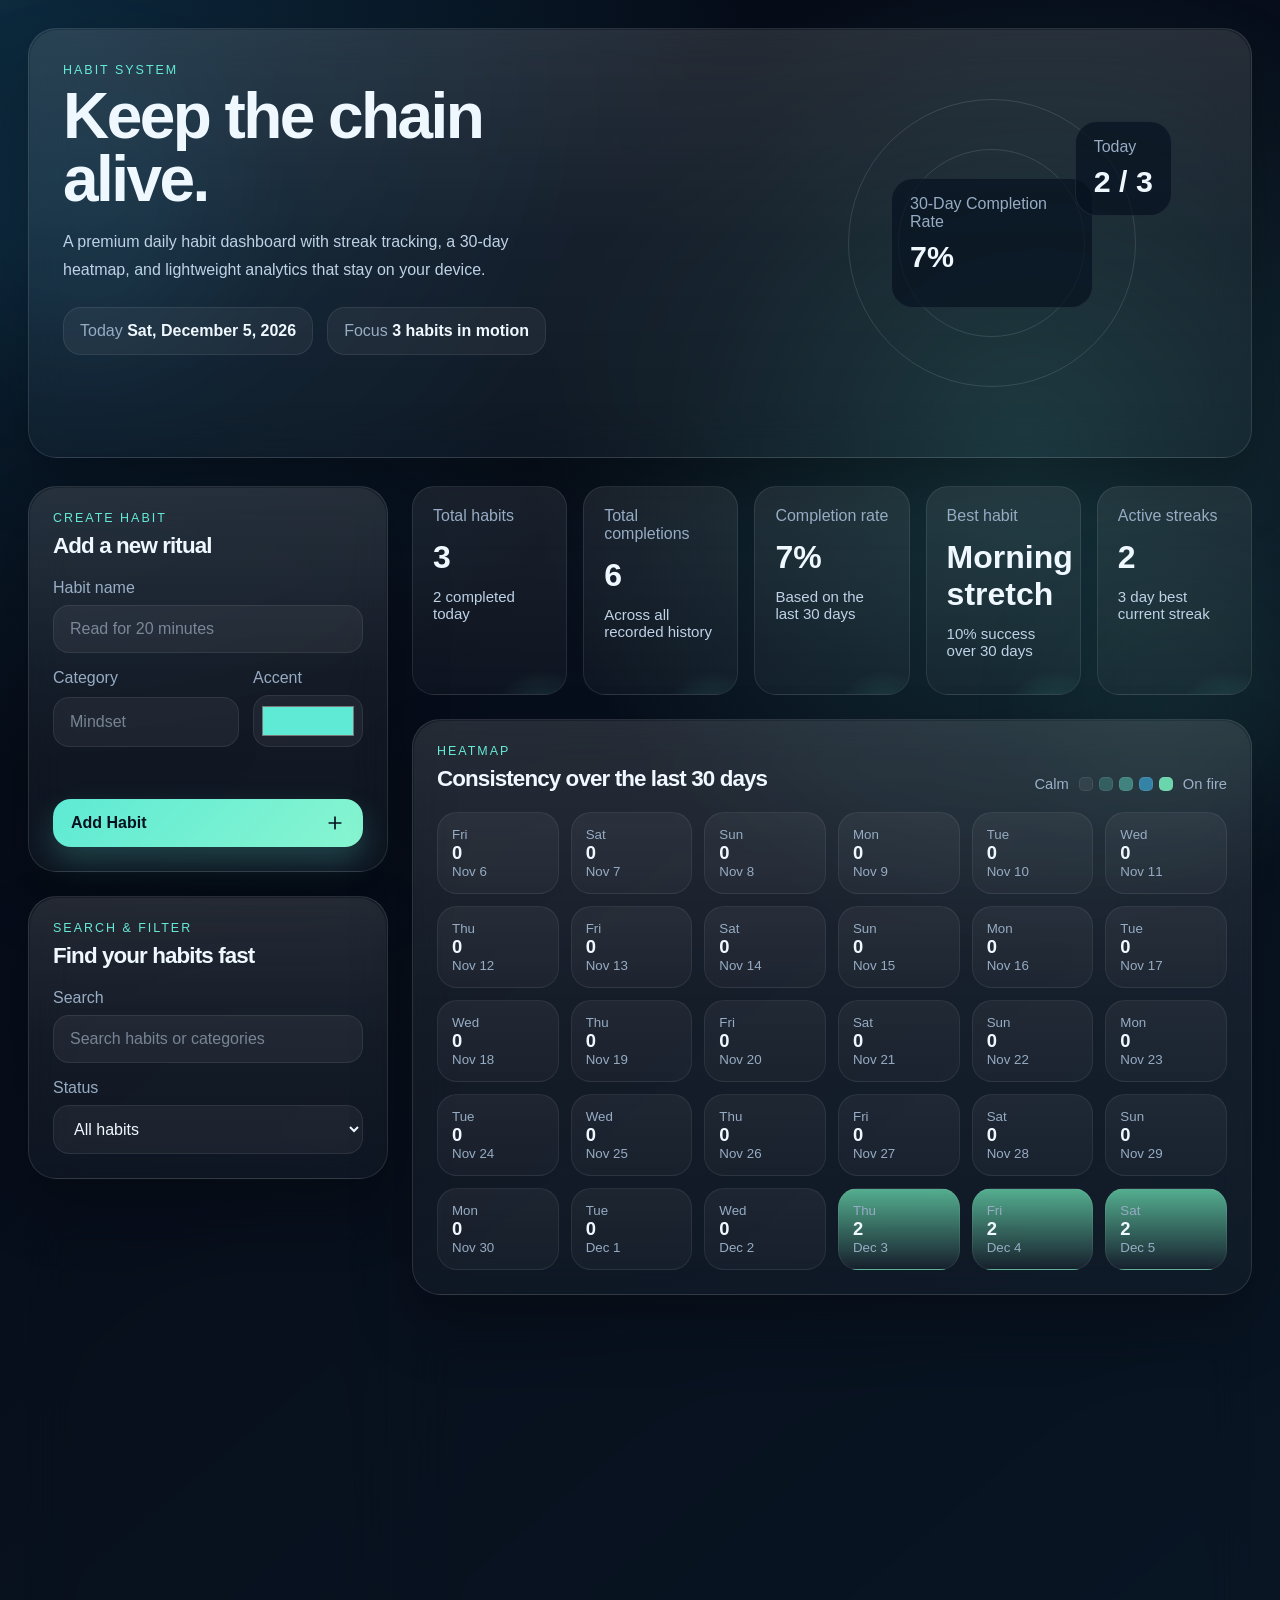
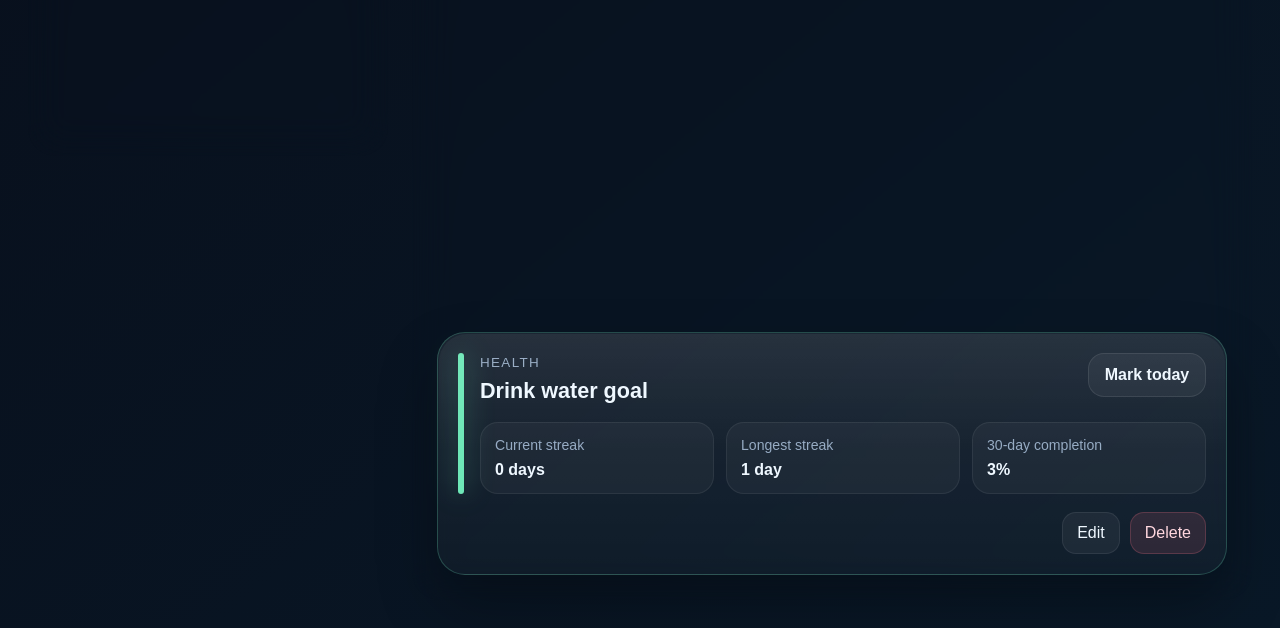
<file: Habit_tacker/index.html>
<!DOCTYPE html>
<html lang="en">
  <head>
    <meta charset="UTF-8" />
    <meta name="viewport" content="width=device-width, initial-scale=1.0" />
    <title>Pulse Habit Tracker</title>
    <link rel="stylesheet" href="style.css" />
  </head>
  <body>
    <div class="app-shell">
      <div class="ambient ambient-one"></div>
      <div class="ambient ambient-two"></div>

      <header class="hero glass-card">
        <div class="hero-copy">
          <p class="eyebrow">Habit System</p>
          <h1>Keep the chain alive.</h1>
          <p class="hero-text">
            A premium daily habit dashboard with streak tracking, a 30-day
            heatmap, and lightweight analytics that stay on your device.
          </p>
          <div class="hero-meta">
            <div class="meta-chip">
              <span class="meta-label">Today</span>
              <strong id="todayDate">--</strong>
            </div>
            <div class="meta-chip">
              <span class="meta-label">Focus</span>
              <strong id="headerSummary">0 habits in motion</strong>
            </div>
          </div>
        </div>

        <div class="hero-panel">
          <div class="hero-orbit">
            <div class="orbit-ring orbit-ring-lg"></div>
            <div class="orbit-ring orbit-ring-sm"></div>
            <div class="hero-stat hero-stat-main">
              <span>30-Day Completion Rate</span>
              <strong id="heroCompletionRate">0%</strong>
            </div>
            <div class="hero-stat hero-stat-side">
              <span>Today</span>
              <strong id="heroTodayCount">0 / 0</strong>
            </div>
          </div>
        </div>
      </header>

      <main class="dashboard-grid">
        <aside class="sidebar-stack">
          <section class="glass-card panel add-habit-panel">
            <div class="panel-heading">
              <div>
                <p class="section-kicker">Create Habit</p>
                <h2>Add a new ritual</h2>
              </div>
            </div>

            <form id="habitForm" class="habit-form" novalidate>
              <label class="field">
                <span>Habit name</span>
                <input
                  id="habitName"
                  type="text"
                  name="habitName"
                  maxlength="50"
                  placeholder="Read for 20 minutes"
                  autocomplete="off"
                  required
                />
              </label>

              <div class="field-row">
                <label class="field">
                  <span>Category</span>
                  <input
                    id="habitCategory"
                    type="text"
                    name="habitCategory"
                    maxlength="24"
                    placeholder="Mindset"
                    autocomplete="off"
                  />
                </label>

                <label class="field color-field">
                  <span>Accent</span>
                  <input id="habitColor" type="color" name="habitColor" value="#5eead4" />
                </label>
              </div>

              <p id="formMessage" class="form-message" aria-live="polite"></p>

              <button type="submit" class="primary-btn">
                <span>Add Habit</span>
                <svg viewBox="0 0 24 24" aria-hidden="true">
                  <path
                    d="M12 5v14M5 12h14"
                    fill="none"
                    stroke="currentColor"
                    stroke-linecap="round"
                    stroke-linejoin="round"
                    stroke-width="2"
                  ></path>
                </svg>
              </button>
            </form>
          </section>

          <section class="glass-card panel filters-panel">
            <div class="panel-heading">
              <div>
                <p class="section-kicker">Search & Filter</p>
                <h2>Find your habits fast</h2>
              </div>
            </div>

            <div class="filter-controls">
              <label class="field">
                <span>Search</span>
                <input
                  id="searchInput"
                  type="search"
                  placeholder="Search habits or categories"
                  autocomplete="off"
                />
              </label>

              <label class="field">
                <span>Status</span>
                <select id="statusFilter">
                  <option value="all">All habits</option>
                  <option value="completed">Completed today</option>
                  <option value="pending">Pending today</option>
                </select>
              </label>
            </div>
          </section>

          <section class="glass-card panel summary-panel">
            <div class="panel-heading">
              <div>
                <p class="section-kicker">Momentum</p>
                <h2>30-day snapshot</h2>
              </div>
            </div>

            <div id="summaryStats" class="summary-stats"></div>
          </section>
        </aside>

        <section class="content-stack">
          <section class="analytics-grid" id="analyticsGrid"></section>

          <section class="glass-card panel heatmap-panel">
            <div class="panel-heading heatmap-heading">
              <div>
                <p class="section-kicker">Heatmap</p>
                <h2>Consistency over the last 30 days</h2>
              </div>
              <div class="heatmap-legend" aria-label="Heat intensity legend">
                <span>Calm</span>
                <div class="legend-scale">
                  <i class="legend-dot level-0"></i>
                  <i class="legend-dot level-1"></i>
                  <i class="legend-dot level-2"></i>
                  <i class="legend-dot level-3"></i>
                  <i class="legend-dot level-4"></i>
                </div>
                <span>On fire</span>
              </div>
            </div>

            <div class="heatmap-wrapper">
              <div id="heatmapGrid" class="heatmap-grid" role="grid"></div>
              <div id="heatmapTooltip" class="heatmap-tooltip" hidden></div>
            </div>
          </section>

          <section class="glass-card panel habits-panel">
            <div class="panel-heading">
              <div>
                <p class="section-kicker">Habit Board</p>
                <h2>Track your daily rituals</h2>
              </div>
              <p class="panel-note">Tap the status pill to mark today's completion.</p>
            </div>

            <div id="habitList" class="habit-list"></div>
          </section>
        </section>
      </main>
    </div>

    <template id="habitCardTemplate">
      <article class="habit-card glass-subcard">
        <div class="habit-main">
          <div class="habit-accent"></div>
          <div class="habit-copy">
            <div class="habit-copy-top">
              <div>
                <span class="habit-category"></span>
                <h3 class="habit-title"></h3>
              </div>
              <button class="habit-toggle" type="button"></button>
            </div>
            <div class="habit-meta">
              <div class="meta-pill">
                <span>Current streak</span>
                <strong class="current-streak">0 days</strong>
              </div>
              <div class="meta-pill">
                <span>Longest streak</span>
                <strong class="longest-streak">0 days</strong>
              </div>
              <div class="meta-pill">
                <span>30-day completion</span>
                <strong class="habit-rate">0%</strong>
              </div>
            </div>
          </div>
        </div>

        <div class="habit-actions">
          <button class="secondary-btn edit-btn" type="button">Edit</button>
          <button class="secondary-btn danger-btn delete-btn" type="button">Delete</button>
        </div>
      </article>
    </template>

    <script src="script.js"></script>
  </body>
</html>
</file>
<file: Habit_tacker/style.css>
:root {
  --bg: #07111f;
  --bg-elevated: rgba(11, 22, 39, 0.72);
  --bg-soft: rgba(255, 255, 255, 0.05);
  --border: rgba(255, 255, 255, 0.11);
  --text: #eff8ff;
  --text-muted: #97acc4;
  --text-soft: #bfd2e6;
  --shadow: 0 30px 60px rgba(0, 0, 0, 0.28);
  --teal: #5eead4;
  --mint: #6ee7b7;
  --cyan: #38bdf8;
  --gold: #fbbf24;
  --danger: #fb7185;
  --heat-0: rgba(255, 255, 255, 0.06);
  --heat-1: rgba(94, 234, 212, 0.22);
  --heat-2: rgba(94, 234, 212, 0.42);
  --heat-3: rgba(56, 189, 248, 0.56);
  --heat-4: rgba(110, 231, 183, 0.9);
}

* {
  box-sizing: border-box;
}

html {
  scroll-behavior: smooth;
}

body {
  margin: 0;
  min-height: 100vh;
  font-family: "Segoe UI", "Trebuchet MS", sans-serif;
  color: var(--text);
  background:
    radial-gradient(circle at top left, rgba(56, 189, 248, 0.18), transparent 30%),
    radial-gradient(circle at 80% 20%, rgba(94, 234, 212, 0.16), transparent 24%),
    linear-gradient(140deg, #040914 0%, #08101d 46%, #091827 100%);
  overflow-x: hidden;
}

button,
input,
select {
  font: inherit;
}

button {
  cursor: pointer;
  border: 0;
}

.app-shell {
  position: relative;
  max-width: 1440px;
  margin: 0 auto;
  padding: 28px;
}

.ambient {
  position: fixed;
  border-radius: 999px;
  filter: blur(70px);
  pointer-events: none;
  opacity: 0.34;
}

.ambient-one {
  top: 100px;
  left: -40px;
  width: 260px;
  height: 260px;
  background: rgba(56, 189, 248, 0.23);
}

.ambient-two {
  right: -10px;
  bottom: 80px;
  width: 220px;
  height: 220px;
  background: rgba(110, 231, 183, 0.18);
}

.glass-card,
.glass-subcard {
  position: relative;
  backdrop-filter: blur(20px);
  -webkit-backdrop-filter: blur(20px);
  border: 1px solid var(--border);
  background: linear-gradient(180deg, rgba(255, 255, 255, 0.08), rgba(255, 255, 255, 0.03));
  box-shadow: var(--shadow);
}

.glass-card::before,
.glass-subcard::before {
  content: "";
  position: absolute;
  inset: 1px;
  border-radius: inherit;
  background: linear-gradient(180deg, rgba(255, 255, 255, 0.05), transparent 50%);
  pointer-events: none;
}

.hero,
.panel,
.habit-card {
  border-radius: 28px;
}

.hero {
  display: grid;
  grid-template-columns: 1.2fr 0.8fr;
  gap: 28px;
  padding: 34px;
  margin-bottom: 28px;
  animation: fadeUp 0.8s ease both;
}

.eyebrow,
.section-kicker {
  margin: 0 0 8px;
  color: var(--teal);
  font-size: 0.78rem;
  letter-spacing: 0.16em;
  text-transform: uppercase;
}

.hero h1,
.panel h2 {
  margin: 0;
  font-family: "Trebuchet MS", "Segoe UI", sans-serif;
  letter-spacing: -0.04em;
}

.hero h1 {
  font-size: clamp(2.4rem, 5vw, 4.4rem);
  line-height: 0.98;
  max-width: 12ch;
}

.hero-text {
  max-width: 54ch;
  margin: 18px 0 24px;
  color: var(--text-soft);
  line-height: 1.7;
}

.hero-meta {
  display: flex;
  gap: 14px;
  flex-wrap: wrap;
}

.meta-chip {
  min-width: 180px;
  padding: 14px 16px;
  border-radius: 18px;
  background: rgba(255, 255, 255, 0.05);
  border: 1px solid rgba(255, 255, 255, 0.08);
}

.meta-chip strong,
.hero-stat strong,
.metric-value,
.summary-value,
.habit-title {
  color: var(--text);
}

.meta-label,
.hero-stat span,
.metric-label,
.summary-label,
.habit-category,
.panel-note,
.empty-state p,
.field span,
.form-message {
  color: var(--text-muted);
}

.hero-panel {
  display: flex;
  align-items: center;
  justify-content: center;
}

.hero-orbit {
  position: relative;
  width: min(360px, 100%);
  aspect-ratio: 1;
  display: grid;
  place-items: center;
}

.orbit-ring {
  position: absolute;
  border-radius: 50%;
  border: 1px solid rgba(255, 255, 255, 0.12);
}

.orbit-ring-lg {
  inset: 10%;
}

.orbit-ring-sm {
  inset: 24%;
}

.hero-stat {
  position: absolute;
  padding: 16px 18px;
  border-radius: 22px;
  background: rgba(8, 18, 33, 0.72);
  border: 1px solid rgba(255, 255, 255, 0.08);
  text-align: left;
}

.hero-stat strong {
  display: block;
  margin-top: 8px;
  font-size: 1.9rem;
  font-family: "Trebuchet MS", "Segoe UI", sans-serif;
}

.hero-stat-main {
  inset: 32% 22%;
}

.hero-stat-side {
  top: 16%;
  right: 0;
}

.dashboard-grid {
  display: grid;
  grid-template-columns: 360px 1fr;
  gap: 24px;
}

.sidebar-stack,
.content-stack {
  display: grid;
  gap: 24px;
  align-content: start;
}

.panel {
  padding: 24px;
  animation: fadeUp 0.9s ease both;
}

.panel-heading {
  display: flex;
  align-items: start;
  justify-content: space-between;
  gap: 16px;
  margin-bottom: 20px;
}

.panel-heading h2 {
  font-size: 1.4rem;
}

.habit-form,
.filter-controls {
  display: grid;
  gap: 16px;
}

.field-row {
  display: grid;
  gap: 14px;
  grid-template-columns: 1fr 110px;
}

.field {
  display: grid;
  gap: 8px;
}

.field input,
.field select {
  width: 100%;
  padding: 14px 16px;
  border-radius: 16px;
  border: 1px solid rgba(255, 255, 255, 0.08);
  background: rgba(255, 255, 255, 0.05);
  color: var(--text);
  transition: border-color 180ms ease, transform 180ms ease, background 180ms ease;
}

.field input::placeholder {
  color: rgba(191, 210, 230, 0.55);
}

.field input:focus,
.field select:focus {
  outline: none;
  border-color: rgba(94, 234, 212, 0.6);
  background: rgba(255, 255, 255, 0.08);
  transform: translateY(-1px);
}

.color-field input {
  min-height: 52px;
  padding: 6px;
}

.form-message {
  min-height: 20px;
  margin: 0;
  font-size: 0.92rem;
}

.primary-btn,
.secondary-btn,
.habit-toggle {
  transition: transform 180ms ease, box-shadow 180ms ease, background 180ms ease, border-color 180ms ease;
}

.primary-btn {
  display: inline-flex;
  align-items: center;
  justify-content: space-between;
  gap: 12px;
  padding: 14px 18px;
  border-radius: 18px;
  color: #04111f;
  background: linear-gradient(135deg, var(--teal), #88f5d0);
  box-shadow: 0 14px 30px rgba(94, 234, 212, 0.22);
  font-weight: 800;
}

.primary-btn svg {
  width: 20px;
  height: 20px;
}

.primary-btn:hover,
.secondary-btn:hover,
.habit-toggle:hover {
  transform: translateY(-2px);
}

.secondary-btn {
  padding: 11px 14px;
  border-radius: 14px;
  color: var(--text);
  background: rgba(255, 255, 255, 0.05);
  border: 1px solid rgba(255, 255, 255, 0.08);
}

.danger-btn {
  color: #ffd7df;
  background: rgba(251, 113, 133, 0.12);
  border-color: rgba(251, 113, 133, 0.22);
}

.summary-stats,
.analytics-grid {
  display: grid;
  gap: 16px;
}

.summary-stats {
  grid-template-columns: repeat(2, minmax(0, 1fr));
}

.analytics-grid {
  grid-template-columns: repeat(5, minmax(0, 1fr));
}

.metric-card,
.summary-card {
  position: relative;
  overflow: hidden;
  padding: 20px;
  border-radius: 22px;
  background: linear-gradient(180deg, rgba(255, 255, 255, 0.08), rgba(255, 255, 255, 0.03));
  border: 1px solid rgba(255, 255, 255, 0.09);
}

.metric-card::after,
.summary-card::after {
  content: "";
  position: absolute;
  inset: auto -20% -40% auto;
  width: 110px;
  height: 110px;
  border-radius: 999px;
  background: radial-gradient(circle, rgba(94, 234, 212, 0.18), transparent 66%);
}

.metric-value {
  display: block;
  margin-top: 14px;
  font-size: 2rem;
  font-family: "Trebuchet MS", "Segoe UI", sans-serif;
}

.metric-trend {
  margin-top: 12px;
  font-size: 0.94rem;
  color: var(--text-soft);
}

.summary-card {
  min-height: 130px;
}

.summary-value {
  display: block;
  margin-top: 10px;
  font-size: 1.45rem;
  font-family: "Trebuchet MS", "Segoe UI", sans-serif;
}

.mini-bar-group {
  display: flex;
  align-items: end;
  gap: 6px;
  height: 56px;
  margin-top: 18px;
}

.mini-bar {
  flex: 1;
  border-radius: 999px 999px 8px 8px;
  background: linear-gradient(180deg, rgba(94, 234, 212, 0.95), rgba(56, 189, 248, 0.35));
  min-height: 10px;
}

.heatmap-panel {
  overflow: hidden;
}

.heatmap-heading {
  align-items: end;
}

.heatmap-legend {
  display: flex;
  align-items: center;
  gap: 10px;
  color: var(--text-muted);
  font-size: 0.92rem;
}

.legend-scale {
  display: inline-flex;
  gap: 6px;
}

.legend-dot {
  width: 14px;
  height: 14px;
  border-radius: 5px;
  border: 1px solid rgba(255, 255, 255, 0.08);
}

.level-0 {
  background: var(--heat-0);
}

.level-1 {
  background: var(--heat-1);
}

.level-2 {
  background: var(--heat-2);
}

.level-3 {
  background: var(--heat-3);
}

.level-4 {
  background: var(--heat-4);
}

.heatmap-wrapper {
  position: relative;
}

.heatmap-grid {
  display: grid;
  grid-template-columns: repeat(6, minmax(0, 1fr));
  gap: 12px;
}

.heatmap-cell {
  position: relative;
  min-height: 82px;
  padding: 14px;
  border-radius: 20px;
  border: 1px solid rgba(255, 255, 255, 0.07);
  background: rgba(255, 255, 255, 0.03);
  color: var(--text-soft);
  display: flex;
  flex-direction: column;
  justify-content: space-between;
  transform-origin: center;
  transition: transform 180ms ease, border-color 180ms ease, box-shadow 180ms ease;
}

.heatmap-cell:hover {
  transform: translateY(-3px) scale(1.01);
  border-color: rgba(94, 234, 212, 0.28);
  box-shadow: 0 20px 35px rgba(2, 8, 23, 0.25);
}

.heatmap-cell strong {
  font-size: 1.15rem;
  color: var(--text);
}

.heatmap-cell small {
  color: var(--text-muted);
}

.heatmap-tooltip {
  position: absolute;
  z-index: 5;
  padding: 12px 14px;
  border-radius: 14px;
  background: rgba(4, 10, 18, 0.95);
  border: 1px solid rgba(255, 255, 255, 0.08);
  box-shadow: 0 18px 40px rgba(0, 0, 0, 0.3);
  color: var(--text);
  font-size: 0.9rem;
  pointer-events: none;
  width: max-content;
  max-width: 220px;
}

.habit-list {
  display: grid;
  gap: 16px;
}

.habit-card {
  padding: 20px;
  display: grid;
  gap: 18px;
  animation: fadeUp 0.5s ease both;
}

.habit-main {
  display: flex;
  gap: 16px;
}

.habit-accent {
  width: 6px;
  border-radius: 999px;
  background: var(--teal);
  box-shadow: 0 0 28px rgba(94, 234, 212, 0.4);
}

.habit-copy {
  flex: 1;
  min-width: 0;
}

.habit-copy-top {
  display: flex;
  gap: 16px;
  justify-content: space-between;
  align-items: start;
}

.habit-category {
  display: inline-block;
  margin-bottom: 8px;
  font-size: 0.84rem;
  letter-spacing: 0.1em;
  text-transform: uppercase;
}

.habit-title {
  margin: 0;
  font-size: 1.35rem;
  word-break: break-word;
}

.habit-toggle {
  flex-shrink: 0;
  min-width: 118px;
  padding: 12px 14px;
  border-radius: 16px;
  font-weight: 700;
  color: var(--text);
  background: rgba(255, 255, 255, 0.05);
  border: 1px solid rgba(255, 255, 255, 0.09);
}

.habit-toggle.is-complete {
  color: #04221b;
  background: linear-gradient(135deg, var(--mint), var(--teal));
  box-shadow: 0 16px 30px rgba(94, 234, 212, 0.2);
}

.habit-meta {
  display: grid;
  gap: 12px;
  grid-template-columns: repeat(3, minmax(0, 1fr));
  margin-top: 18px;
}

.meta-pill {
  padding: 14px;
  border-radius: 18px;
  background: rgba(255, 255, 255, 0.04);
  border: 1px solid rgba(255, 255, 255, 0.07);
}

.meta-pill span {
  display: block;
  margin-bottom: 8px;
  color: var(--text-muted);
  font-size: 0.88rem;
}

.habit-actions {
  display: flex;
  gap: 10px;
  justify-content: end;
}

.empty-state {
  padding: 38px 20px;
  border-radius: 24px;
  text-align: center;
  border: 1px dashed rgba(255, 255, 255, 0.12);
  background: rgba(255, 255, 255, 0.03);
}

.empty-state h3 {
  margin: 0 0 10px;
  font-family: "Trebuchet MS", "Segoe UI", sans-serif;
}

.pulse {
  animation: pulseGlow 1.6s ease;
}

@keyframes fadeUp {
  from {
    opacity: 0;
    transform: translateY(14px);
  }

  to {
    opacity: 1;
    transform: translateY(0);
  }
}

@keyframes pulseGlow {
  0%,
  100% {
    box-shadow: 0 0 0 rgba(94, 234, 212, 0);
  }

  50% {
    box-shadow: 0 0 0 10px rgba(94, 234, 212, 0.08);
  }
}

@media (max-width: 1200px) {
  .dashboard-grid {
    grid-template-columns: 1fr;
  }

  .sidebar-stack {
    grid-template-columns: repeat(3, minmax(0, 1fr));
  }

  .analytics-grid {
    grid-template-columns: repeat(3, minmax(0, 1fr));
  }
}

@media (max-width: 900px) {
  .app-shell {
    padding: 18px;
  }

  .hero {
    grid-template-columns: 1fr;
    padding: 24px;
  }

  .hero-stat-side {
    right: 8%;
  }

  .sidebar-stack {
    grid-template-columns: 1fr;
  }

  .analytics-grid {
    grid-template-columns: repeat(2, minmax(0, 1fr));
  }

  .heatmap-grid {
    grid-template-columns: repeat(5, minmax(0, 1fr));
  }

  .habit-meta {
    grid-template-columns: 1fr;
  }
}

@media (max-width: 640px) {
  .hero h1 {
    max-width: 10ch;
  }

  .panel,
  .hero,
  .habit-card {
    border-radius: 24px;
  }

  .summary-stats,
  .analytics-grid,
  .heatmap-grid {
    grid-template-columns: 1fr;
  }

  .field-row,
  .habit-copy-top,
  .panel-heading,
  .heatmap-heading {
    grid-template-columns: 1fr;
    display: grid;
  }

  .hero-meta,
  .habit-actions {
    flex-direction: column;
  }

  .habit-toggle,
  .secondary-btn,
  .primary-btn {
    width: 100%;
  }

  .heatmap-cell {
    min-height: 76px;
  }
}

@media (prefers-reduced-motion: reduce) {
  *,
  *::before,
  *::after {
    animation: none !important;
    transition: none !important;
    scroll-behavior: auto !important;
  }
}
</file>
